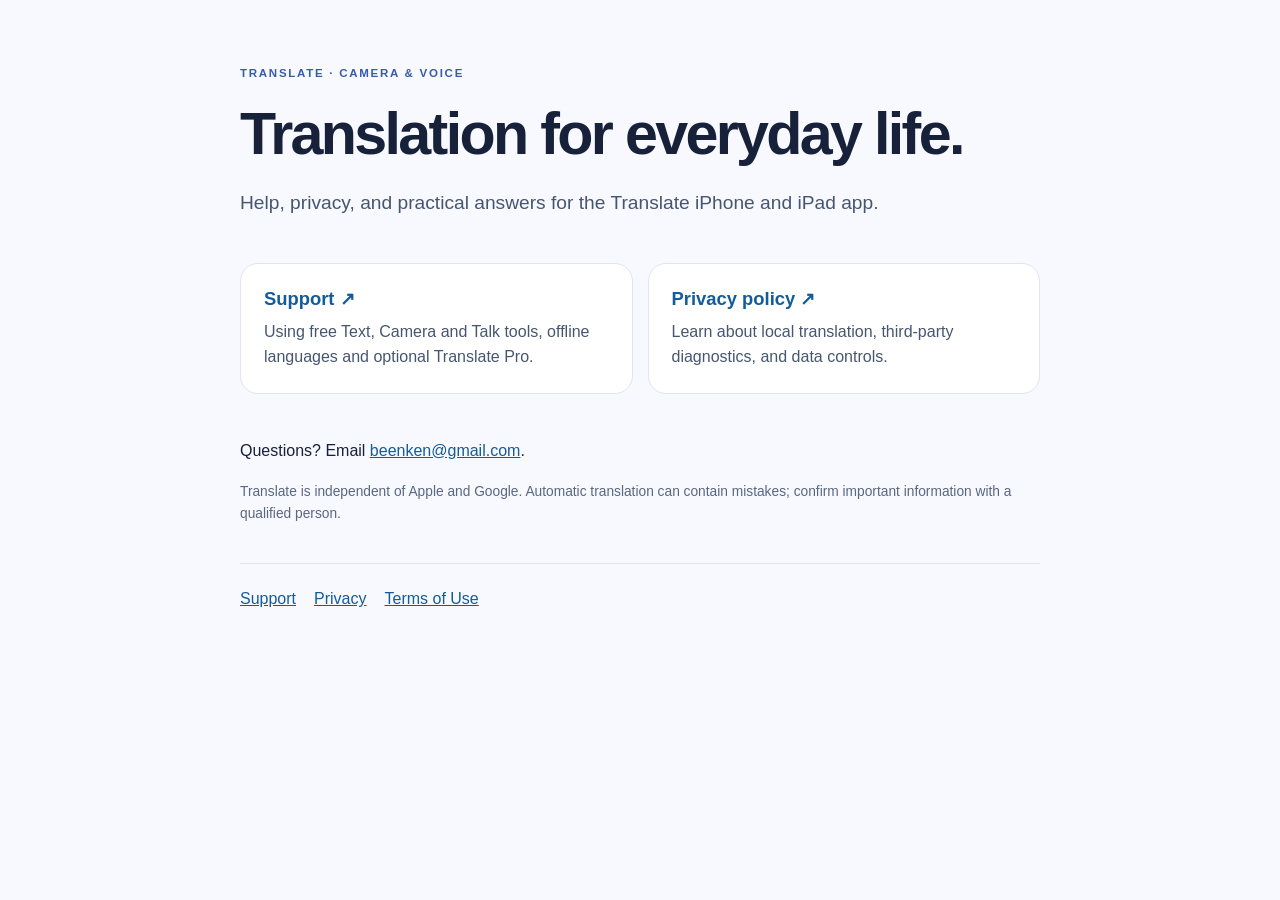
<file: index.html>
<!doctype html>
<html lang="en"><head><meta charset="utf-8"><meta name="viewport" content="width=device-width,initial-scale=1">
<meta name="description" content="Translate: Camera & Voice support, privacy, and help."><title>Translate — Support & Privacy</title>
<link rel="stylesheet" href="styles.css"></head>
<body><main>
<p class="eyebrow">TRANSLATE · CAMERA & VOICE</p>
<h1>Translation for everyday life.</h1>
<p class="lead">Help, privacy, and practical answers for the Translate iPhone and iPad app.</p>
<div class="grid"><a class="card" href="support.html"><h2>Support <span aria-hidden="true">↗</span></h2><p>Using free Text, Camera and Talk tools, offline languages and optional Translate Pro.</p></a>
<a class="card" href="privacy.html"><h2>Privacy policy <span aria-hidden="true">↗</span></h2><p>Learn about local translation, third-party diagnostics, and data controls.</p></a></div>
<p>Questions? Email <a href="mailto:beenken@gmail.com">beenken@gmail.com</a>.</p>
<p class="fine">Translate is independent of Apple and Google. Automatic translation can contain mistakes; confirm important information with a qualified person.</p>
<footer><a href="support.html">Support</a><a href="privacy.html">Privacy</a><a href="https://www.apple.com/legal/internet-services/itunes/dev/stdeula/">Terms of Use</a></footer>
</main></body></html>
</file>
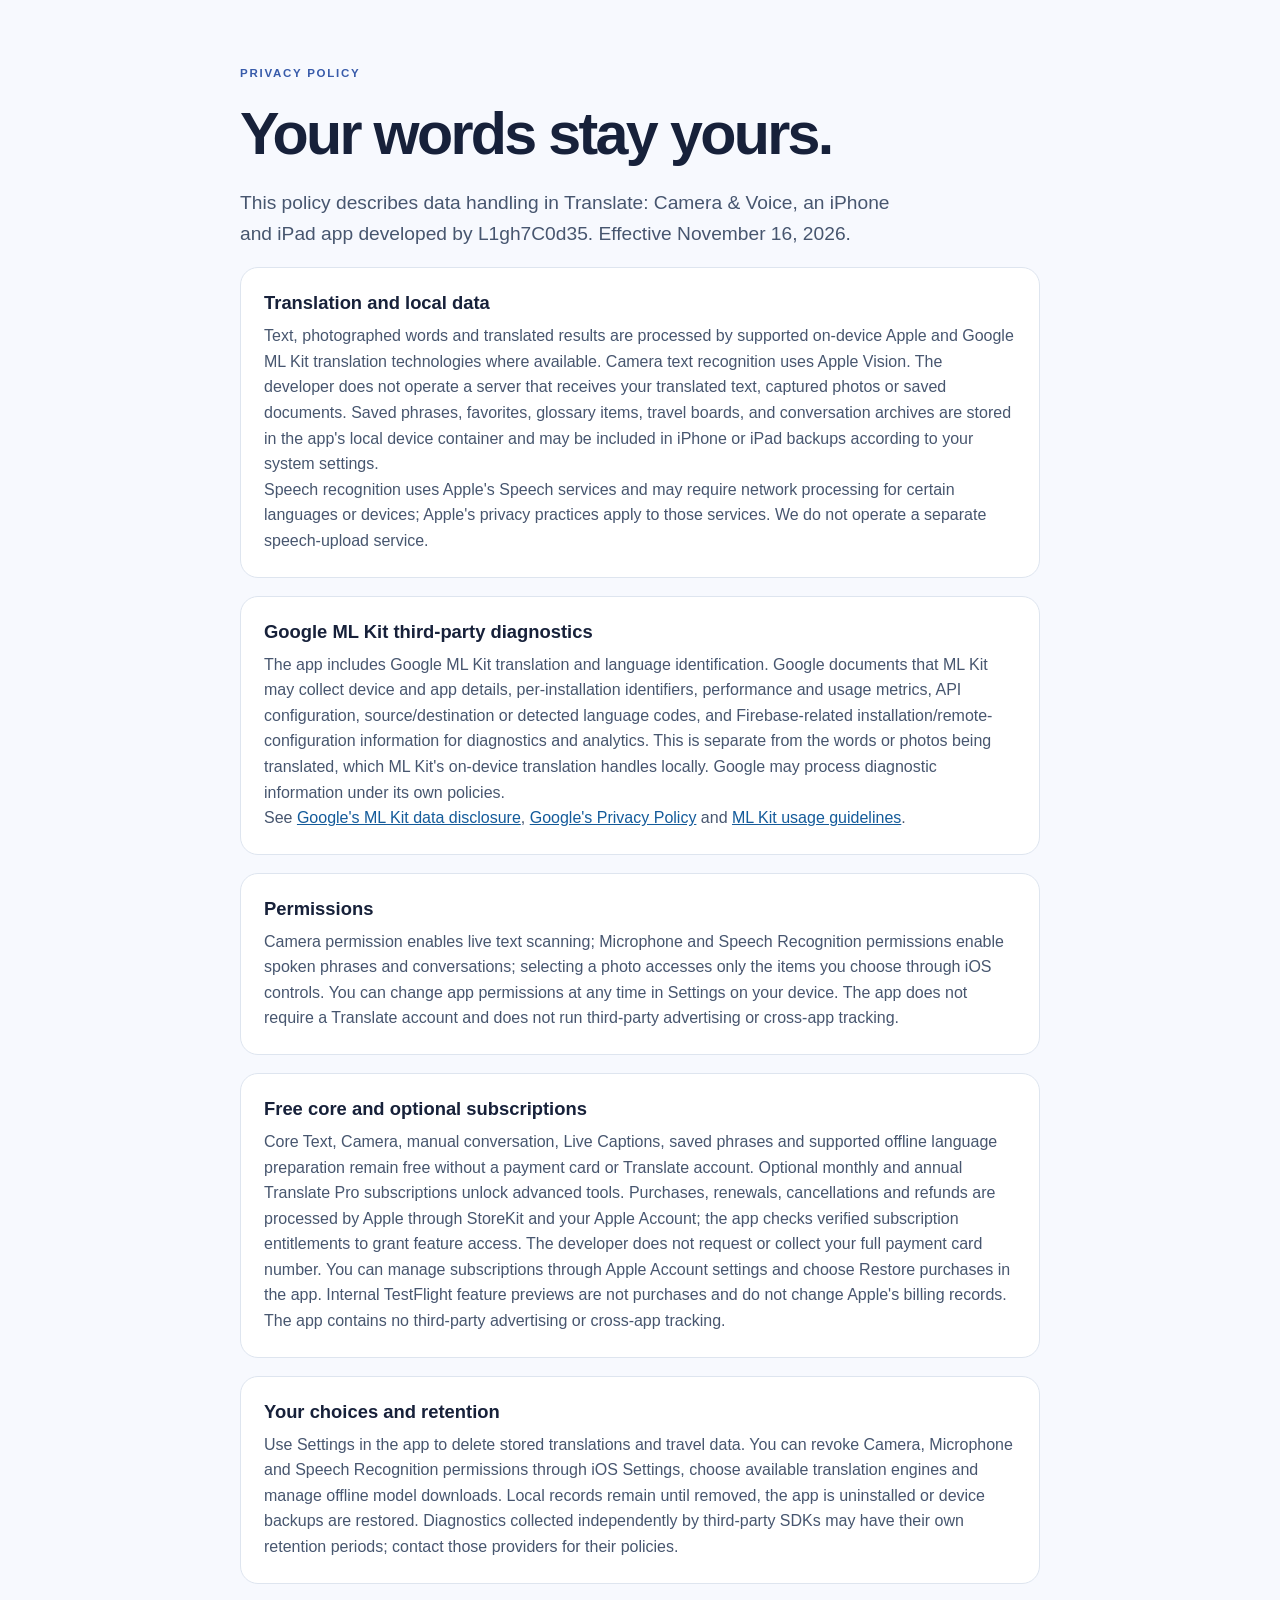
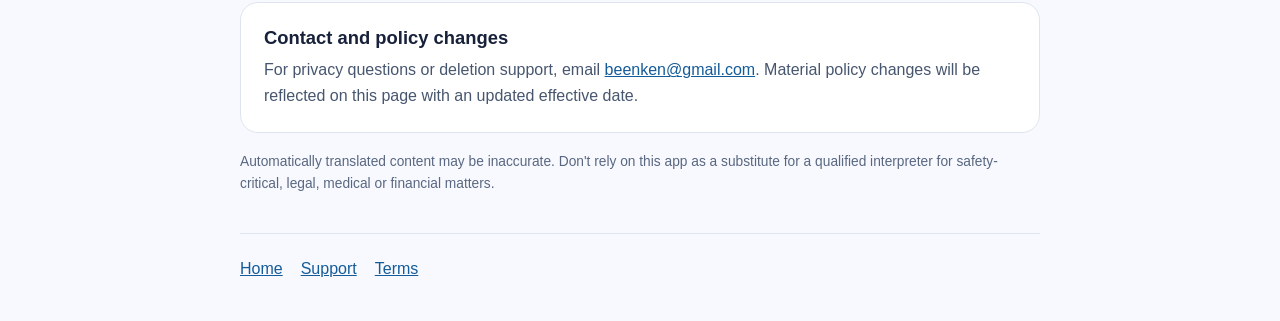
<file: privacy.html>
<!doctype html>
<html lang="en"><head><meta charset="utf-8"><meta name="viewport" content="width=device-width,initial-scale=1">
<title>Privacy Policy — Translate: Camera & Voice</title><link rel="stylesheet" href="styles.css"></head><body><main>
<p class="eyebrow">PRIVACY POLICY</p><h1>Your words stay yours.</h1>
<p class="lead">This policy describes data handling in Translate: Camera & Voice, an iPhone and iPad app developed by L1gh7C0d35. Effective November 16, 2026.</p>
<section class="card"><h2>Translation and local data</h2><p>Text, photographed words and translated results are processed by supported on-device Apple and Google ML Kit translation technologies where available. Camera text recognition uses Apple Vision. The developer does not operate a server that receives your translated text, captured photos or saved documents. Saved phrases, favorites, glossary items, travel boards, and conversation archives are stored in the app's local device container and may be included in iPhone or iPad backups according to your system settings.</p>
<p>Speech recognition uses Apple's Speech services and may require network processing for certain languages or devices; Apple's privacy practices apply to those services. We do not operate a separate speech-upload service.</p></section>
<section class="card"><h2>Google ML Kit third-party diagnostics</h2><p>The app includes Google ML Kit translation and language identification. Google documents that ML Kit may collect device and app details, per-installation identifiers, performance and usage metrics, API configuration, source/destination or detected language codes, and Firebase-related installation/remote-configuration information for diagnostics and analytics. This is separate from the words or photos being translated, which ML Kit's on-device translation handles locally. Google may process diagnostic information under its own policies.</p>
<p>See <a href="https://developers.google.com/ml-kit/ios-data-disclosure">Google's ML Kit data disclosure</a>, <a href="https://policies.google.com/privacy">Google's Privacy Policy</a> and <a href="https://developers.google.com/ml-kit/language/translation/translation-terms">ML Kit usage guidelines</a>.</p></section>
<section class="card"><h2>Permissions</h2><p>Camera permission enables live text scanning; Microphone and Speech Recognition permissions enable spoken phrases and conversations; selecting a photo accesses only the items you choose through iOS controls. You can change app permissions at any time in Settings on your device. The app does not require a Translate account and does not run third-party advertising or cross-app tracking.</p></section>
<section class="card"><h2>Free core and optional subscriptions</h2><p>Core Text, Camera, manual conversation, Live Captions, saved phrases and supported offline language preparation remain free without a payment card or Translate account. Optional monthly and annual Translate Pro subscriptions unlock advanced tools. Purchases, renewals, cancellations and refunds are processed by Apple through StoreKit and your Apple Account; the app checks verified subscription entitlements to grant feature access. The developer does not request or collect your full payment card number. You can manage subscriptions through Apple Account settings and choose Restore purchases in the app. Internal TestFlight feature previews are not purchases and do not change Apple's billing records. The app contains no third-party advertising or cross-app tracking.</p></section>
<section class="card"><h2>Your choices and retention</h2><p>Use Settings in the app to delete stored translations and travel data. You can revoke Camera, Microphone and Speech Recognition permissions through iOS Settings, choose available translation engines and manage offline model downloads. Local records remain until removed, the app is uninstalled or device backups are restored. Diagnostics collected independently by third-party SDKs may have their own retention periods; contact those providers for their policies.</p></section>
<section class="card"><h2>Contact and policy changes</h2><p>For privacy questions or deletion support, email <a href="mailto:beenken@gmail.com">beenken@gmail.com</a>. Material policy changes will be reflected on this page with an updated effective date.</p></section>
<p class="fine">Automatically translated content may be inaccurate. Don't rely on this app as a substitute for a qualified interpreter for safety-critical, legal, medical or financial matters.</p>
<footer><a href="index.html">Home</a><a href="support.html">Support</a><a href="https://www.apple.com/legal/internet-services/itunes/dev/stdeula/">Terms</a></footer></main></body></html>
</file>
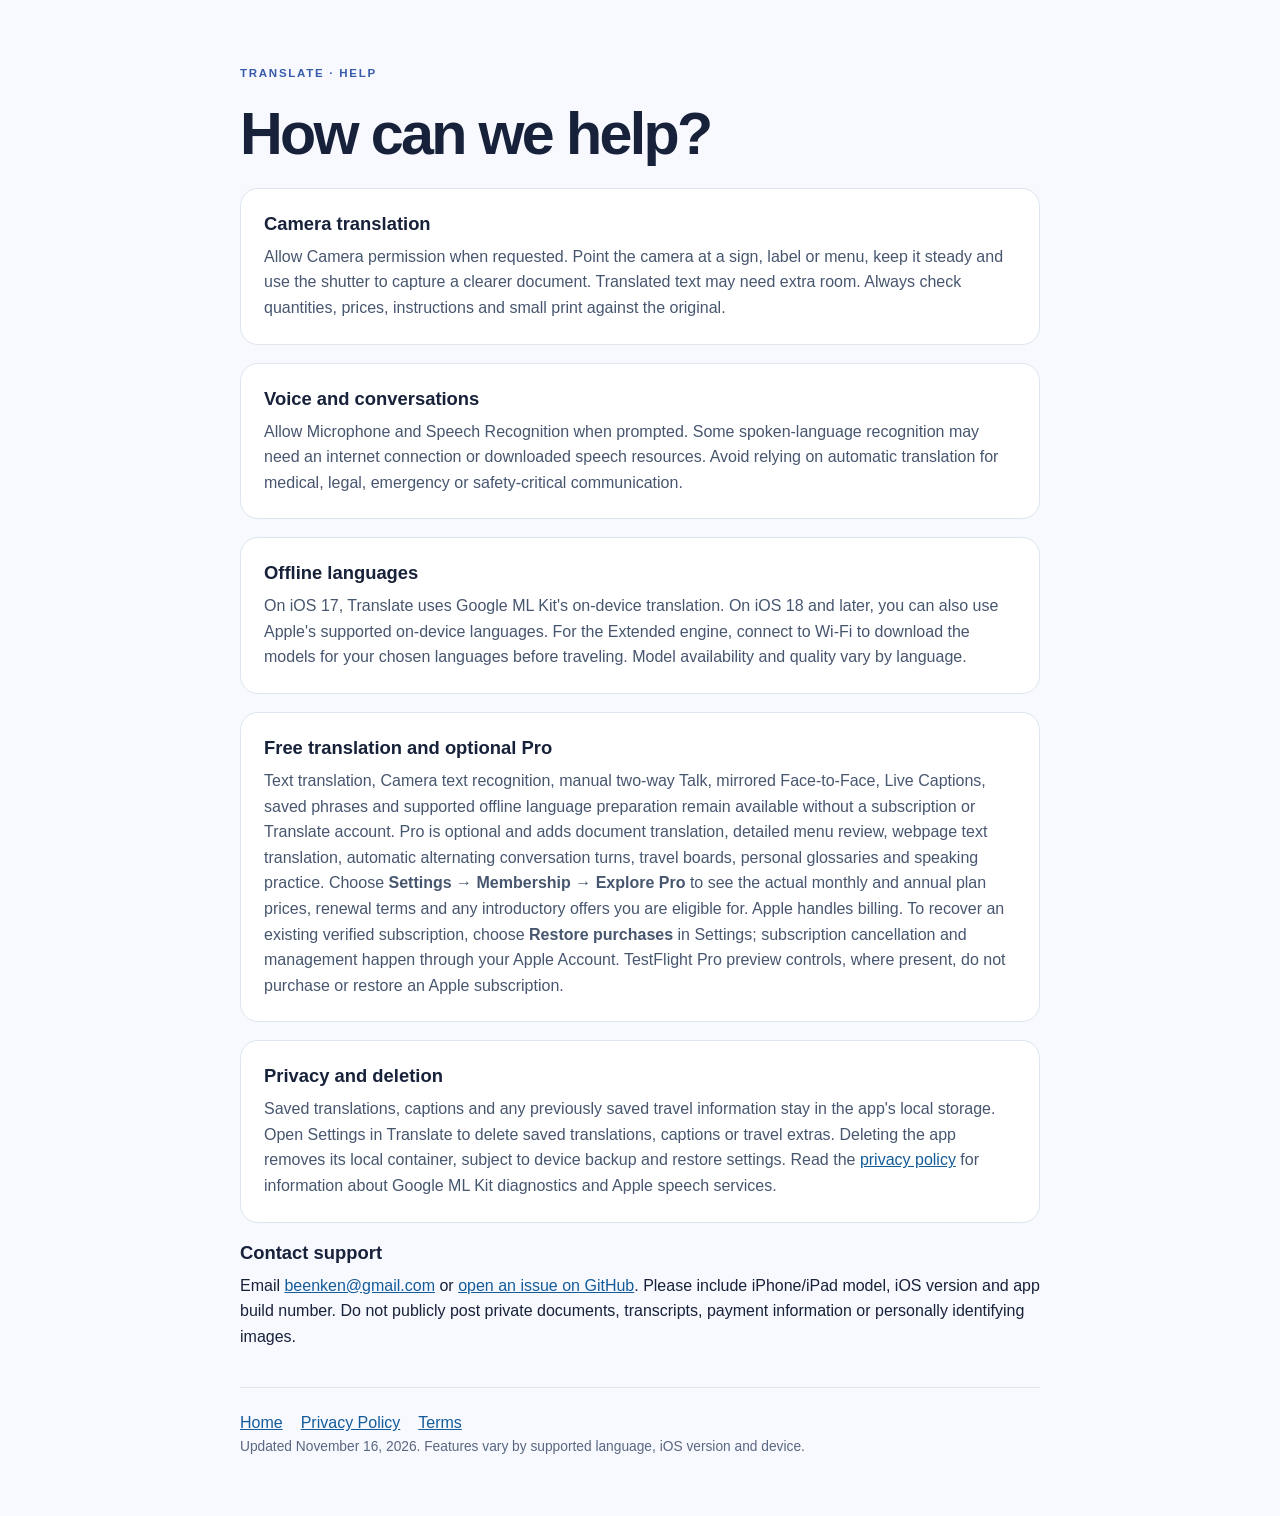
<file: support.html>
<!doctype html>
<html lang="en"><head><meta charset="utf-8"><meta name="viewport" content="width=device-width,initial-scale=1">
<title>Help & Support — Translate</title><link rel="stylesheet" href="styles.css"></head><body><main>
<p class="eyebrow">TRANSLATE · HELP</p>
<h1>How can we help?</h1>
<section class="card"><h2>Camera translation</h2><p>Allow Camera permission when requested. Point the camera at a sign, label or menu, keep it steady and use the shutter to capture a clearer document. Translated text may need extra room. Always check quantities, prices, instructions and small print against the original.</p></section>
<section class="card"><h2>Voice and conversations</h2><p>Allow Microphone and Speech Recognition when prompted. Some spoken-language recognition may need an internet connection or downloaded speech resources. Avoid relying on automatic translation for medical, legal, emergency or safety-critical communication.</p></section>
<section class="card"><h2>Offline languages</h2><p>On iOS 17, Translate uses Google ML Kit's on-device translation. On iOS 18 and later, you can also use Apple's supported on-device languages. For the Extended engine, connect to Wi-Fi to download the models for your chosen languages before traveling. Model availability and quality vary by language.</p></section>
<section class="card"><h2>Free translation and optional Pro</h2><p>Text translation, Camera text recognition, manual two-way Talk, mirrored Face-to-Face, Live Captions, saved phrases and supported offline language preparation remain available without a subscription or Translate account. Pro is optional and adds document translation, detailed menu review, webpage text translation, automatic alternating conversation turns, travel boards, personal glossaries and speaking practice. Choose <strong>Settings → Membership → Explore Pro</strong> to see the actual monthly and annual plan prices, renewal terms and any introductory offers you are eligible for. Apple handles billing. To recover an existing verified subscription, choose <strong>Restore purchases</strong> in Settings; subscription cancellation and management happen through your Apple Account. TestFlight Pro preview controls, where present, do not purchase or restore an Apple subscription.</p></section>
<section class="card"><h2>Privacy and deletion</h2><p>Saved translations, captions and any previously saved travel information stay in the app's local storage. Open Settings in Translate to delete saved translations, captions or travel extras. Deleting the app removes its local container, subject to device backup and restore settings. Read the <a href="privacy.html">privacy policy</a> for information about Google ML Kit diagnostics and Apple speech services.</p></section>
<h2>Contact support</h2>
<p>Email <a href="mailto:beenken@gmail.com">beenken@gmail.com</a> or <a href="https://github.com/L1gh7C0d35/translator-support/issues/new">open an issue on GitHub</a>. Please include iPhone/iPad model, iOS version and app build number. Do not publicly post private documents, transcripts, payment information or personally identifying images.</p>
<footer><a href="index.html">Home</a><a href="privacy.html">Privacy Policy</a><a href="https://www.apple.com/legal/internet-services/itunes/dev/stdeula/">Terms</a></footer>
<p class="fine">Updated November 16, 2026. Features vary by supported language, iOS version and device.</p>
</main></body></html>
</file>
<file: styles.css>
:root{color-scheme:light dark;font-family:-apple-system,BlinkMacSystemFont,"Segoe UI",sans-serif;line-height:1.6}
*{box-sizing:border-box}
body{margin:0;background:#0e1322;color:#f2f4fa}
main{max-width:850px;margin:0 auto;padding:64px 25px 40px}
h1{font-size:clamp(2.2rem,5vw,3.7rem);line-height:1.14;letter-spacing:-.045em;margin:12px 0 20px}
h2{font-size:1.15rem;line-height:1.3;margin:0 0 8px}
a{color:#91c9ff}
a:hover{text-decoration-thickness:2px}
p{margin:0 0 18px}
.lead{font-size:1.2rem;color:#d2d9e8;max-width:680px}
.eyebrow{font-size:.72rem;font-weight:700;letter-spacing:.15em;text-transform:uppercase;color:#a7baff}
.grid{display:grid;grid-template-columns:repeat(auto-fit,minmax(245px,1fr));gap:15px;margin:26px 0}
.card{display:block;border:1px solid #34415d;border-radius:18px;padding:23px;margin:18px 0;background:#1a2235;text-decoration:none}
.card p{color:#d2d9e8;margin:0}
.card a{text-decoration:underline}
.fine{color:#aab4c8;font-size:.86rem}
footer{display:flex;gap:18px;flex-wrap:wrap;margin-top:38px;padding-top:22px;border-top:1px solid #34415d}
@media(prefers-color-scheme:light){body{background:#f7f9fe;color:#17213a}.lead,.card p{color:#47566f}.eyebrow{color:#385baa}.card{background:#fff;border-color:#dee5ef}.fine{color:#596780}a{color:#145b9a}footer{border-color:#dee5ef}}
</file>
